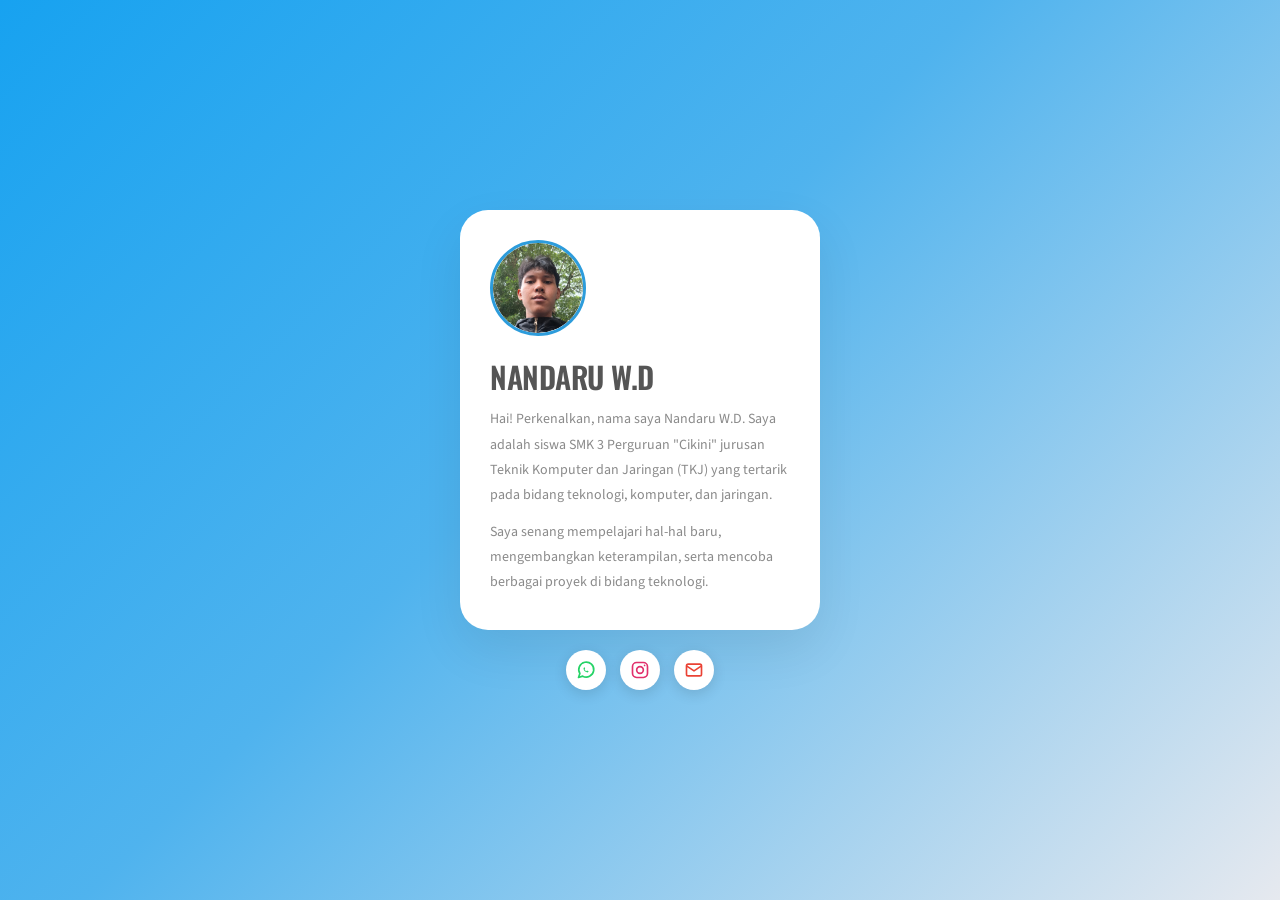
<file: Index.html>
<!DOCTYPE html>
<html lang="id">
<head>
<meta charset="UTF-8">
<meta name="viewport" content="width=device-width, initial-scale=1, viewport-fit=cover">
<title>Nandaru W.D</title>
<link href="https://fonts.googleapis.com/css2?family=Oswald:wght@600&family=Source+Sans+3:wght@400&display=swap" rel="stylesheet">
<style>
:root{
  --bg1:#f6f7f9; --bg2:#e9ecf0; --card:#fff; --name:#555; --text:#8a8a8a; --ring:#2d9cdb; --btn:#fff;
  box-sizing:border-box; padding-top:env(safe-area-inset-top,0px); padding-bottom:env(safe-area-inset-bottom,0px);
}
@media (prefers-color-scheme: dark){
  :root:not([data-theme="light"]){--bg1:#1b1d22;--bg2:#14161a;--card:#24272e;--name:#e6e6e6;--text:#a5a9b0;--btn:#2d3038}
}
:root[data-theme="dark"]{--bg1:#1b1d22;--bg2:#14161a;--card:#24272e;--name:#e6e6e6;--text:#a5a9b0;--btn:#2d3038}
html{scroll-padding-top:env(safe-area-inset-top,0px)}
*{box-sizing:border-box}
body{margin:0;min-height:100vh;display:flex;flex-direction:column;align-items:center;justify-content:center;padding:24px;
  background:linear-gradient(135deg,#17a2f0 0%,#4fb3ee 45%,#e6e9ef 100%);font-family:'Source Sans 3',system-ui,sans-serif}
.card{width:100%;max-width:360px;background:var(--card);border-radius:28px;
  padding:30px 30px 34px;box-shadow:0 20px 50px rgba(0,0,0,.08)}
.avatar{width:96px;height:96px;border-radius:50%;border:3px solid var(--ring);padding:0;overflow:hidden;display:block}
.avatar img{width:100%;height:100%;object-fit:cover;border-radius:50%;display:block}
h1{font-family:'Oswald','Arial Narrow',sans-serif;font-weight:600;font-size:30px;color:var(--name);
  margin:24px 0 14px;letter-spacing:-.5px;text-transform:uppercase;line-height:1.1}
p{color:var(--text);font-size:14px;line-height:1.8;margin:0 0 12px}
p:last-child{margin:0}
.social{display:flex;gap:14px;margin:20px 0 0;justify-content:center}
.social a{width:40px;height:40px;border-radius:50%;background:var(--btn);display:grid;place-items:center;
  box-shadow:0 4px 14px rgba(0,0,0,.12);transition:transform .15s}
.social a:hover{transform:translateY(-3px)}
.social svg{width:20px;height:20px}
</style>
</head>
<body>
<main class="card">
  <div class="avatar">
    <img alt="Foto Nandaru W.D" src="foto.jpeg">
  </div>
  <h1>Nandaru W.D</h1>
  <p>Hai! Perkenalkan, nama saya Nandaru W.D. Saya adalah siswa SMK 3 Perguruan "Cikini" jurusan Teknik Komputer dan Jaringan (TKJ) yang tertarik pada bidang teknologi, komputer, dan jaringan.</p>
  <p>Saya senang mempelajari hal-hal baru, mengembangkan keterampilan, serta mencoba berbagai proyek di bidang teknologi.</p>
</main>

<nav class="social" aria-label="Kontak">
  <a href="https://wa.me/6285110541710" target="_blank" rel="noopener" aria-label="WhatsApp">
    <svg viewBox="0 0 24 24" fill="none" stroke="#25d366" stroke-width="2" stroke-linecap="round" stroke-linejoin="round"><path d="M3 21l1.65-4.8A9 9 0 1 1 8 19.4L3 21z"/><path d="M9 10c0 3 2.5 5 5 5l1.3-1.3-2-1-1 .7c-.8-.4-1.6-1.200-2-2l.7-1-1-2L9 10z" fill="#25d366" stroke="none"/></svg>
  </a>
  <a href="https://www.instagram.com/nandewa17?exln=aDcxOXdmaDBucnl0" target="_blank" rel="noopener" aria-label="Instagram">
    <svg viewBox="0 0 24 24" fill="none" stroke="#e1306c" stroke-width="2"><rect x="3" y="3" width="18" height="18" rx="5"/><circle cx="12" cy="12" r="4"/><circle cx="17.5" cy="6.5" r="1" fill="#e1306c" stroke="none"/></svg>
  </a>
  <a href="mailto:ndaru.dewa1702@gmail.com" aria-label="Email">
    <svg viewBox="0 0 24 24" fill="none" stroke="#ea4335" stroke-width="2" stroke-linejoin="round"><rect x="3" y="5" width="18" height="14" rx="2"/><path d="M3 7l9 6 9-6"/></svg>
  </a>
</nav>
</body>
</html>
</file>
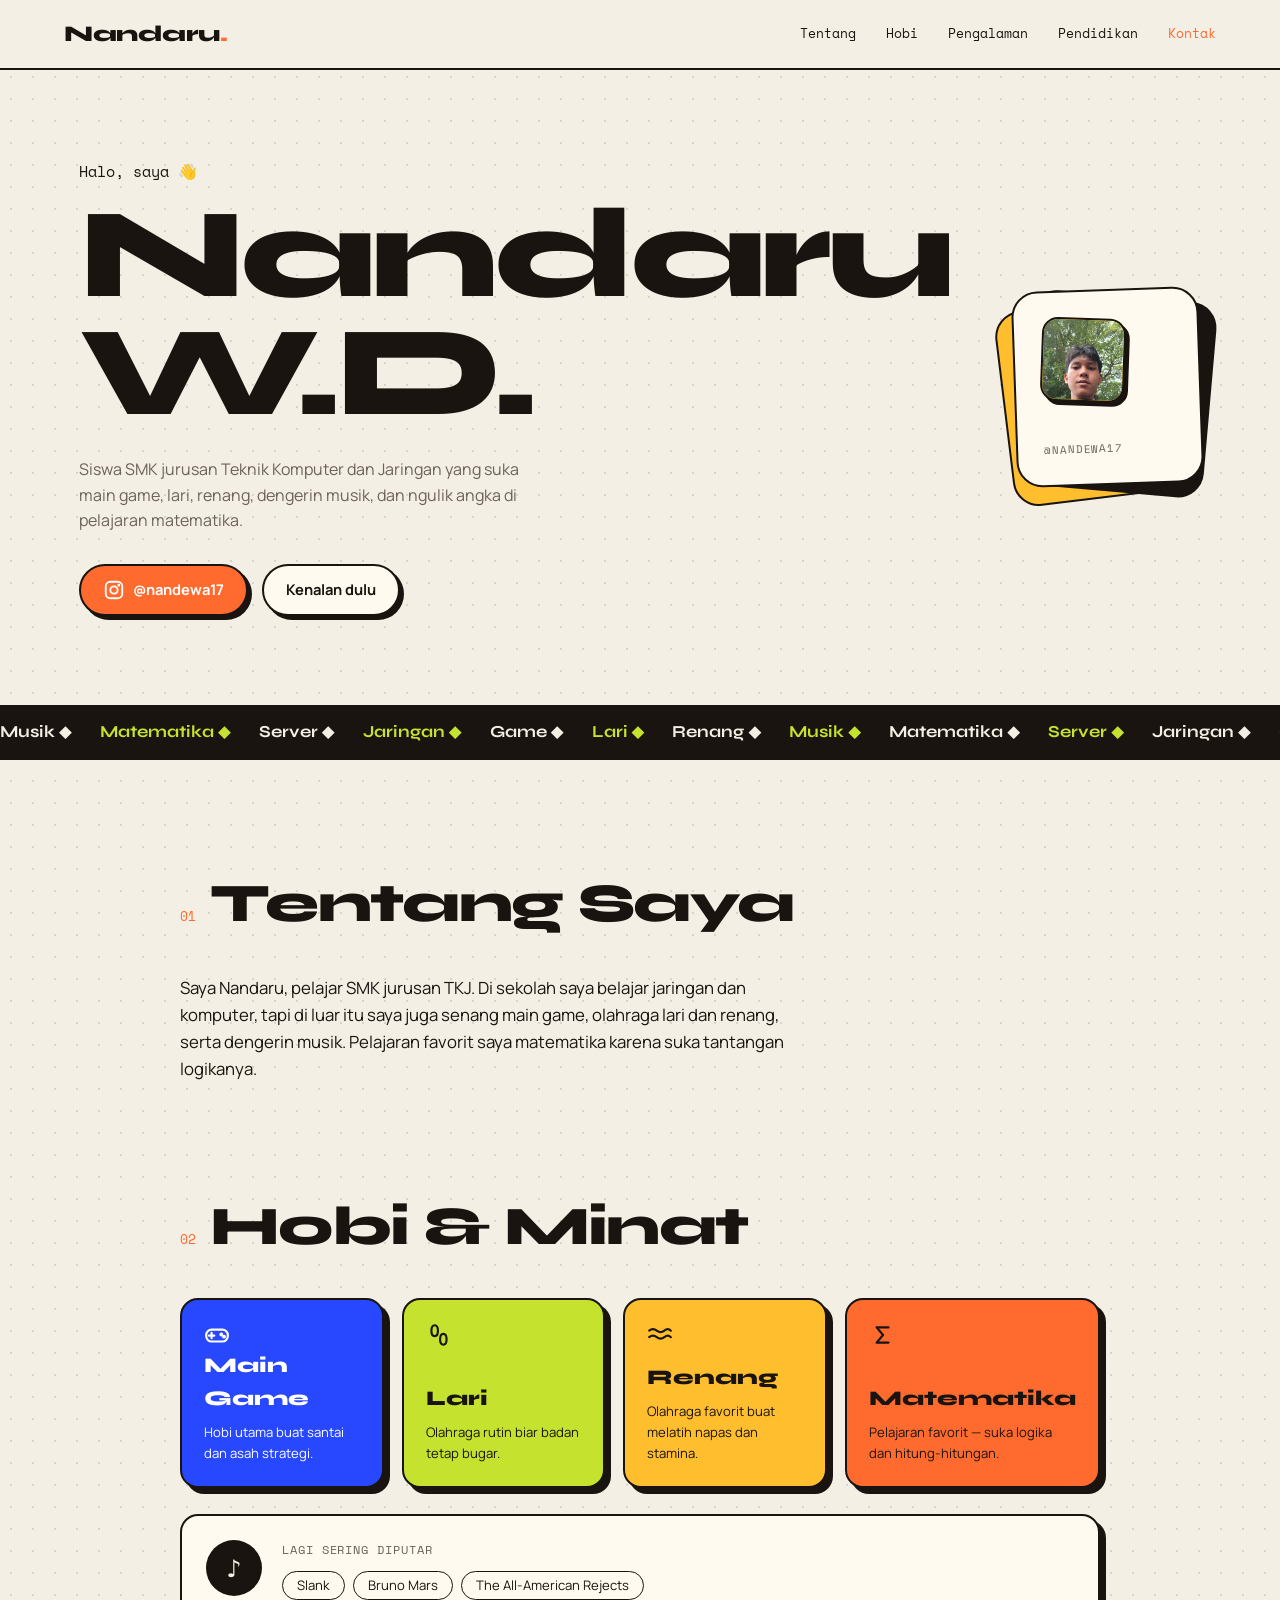
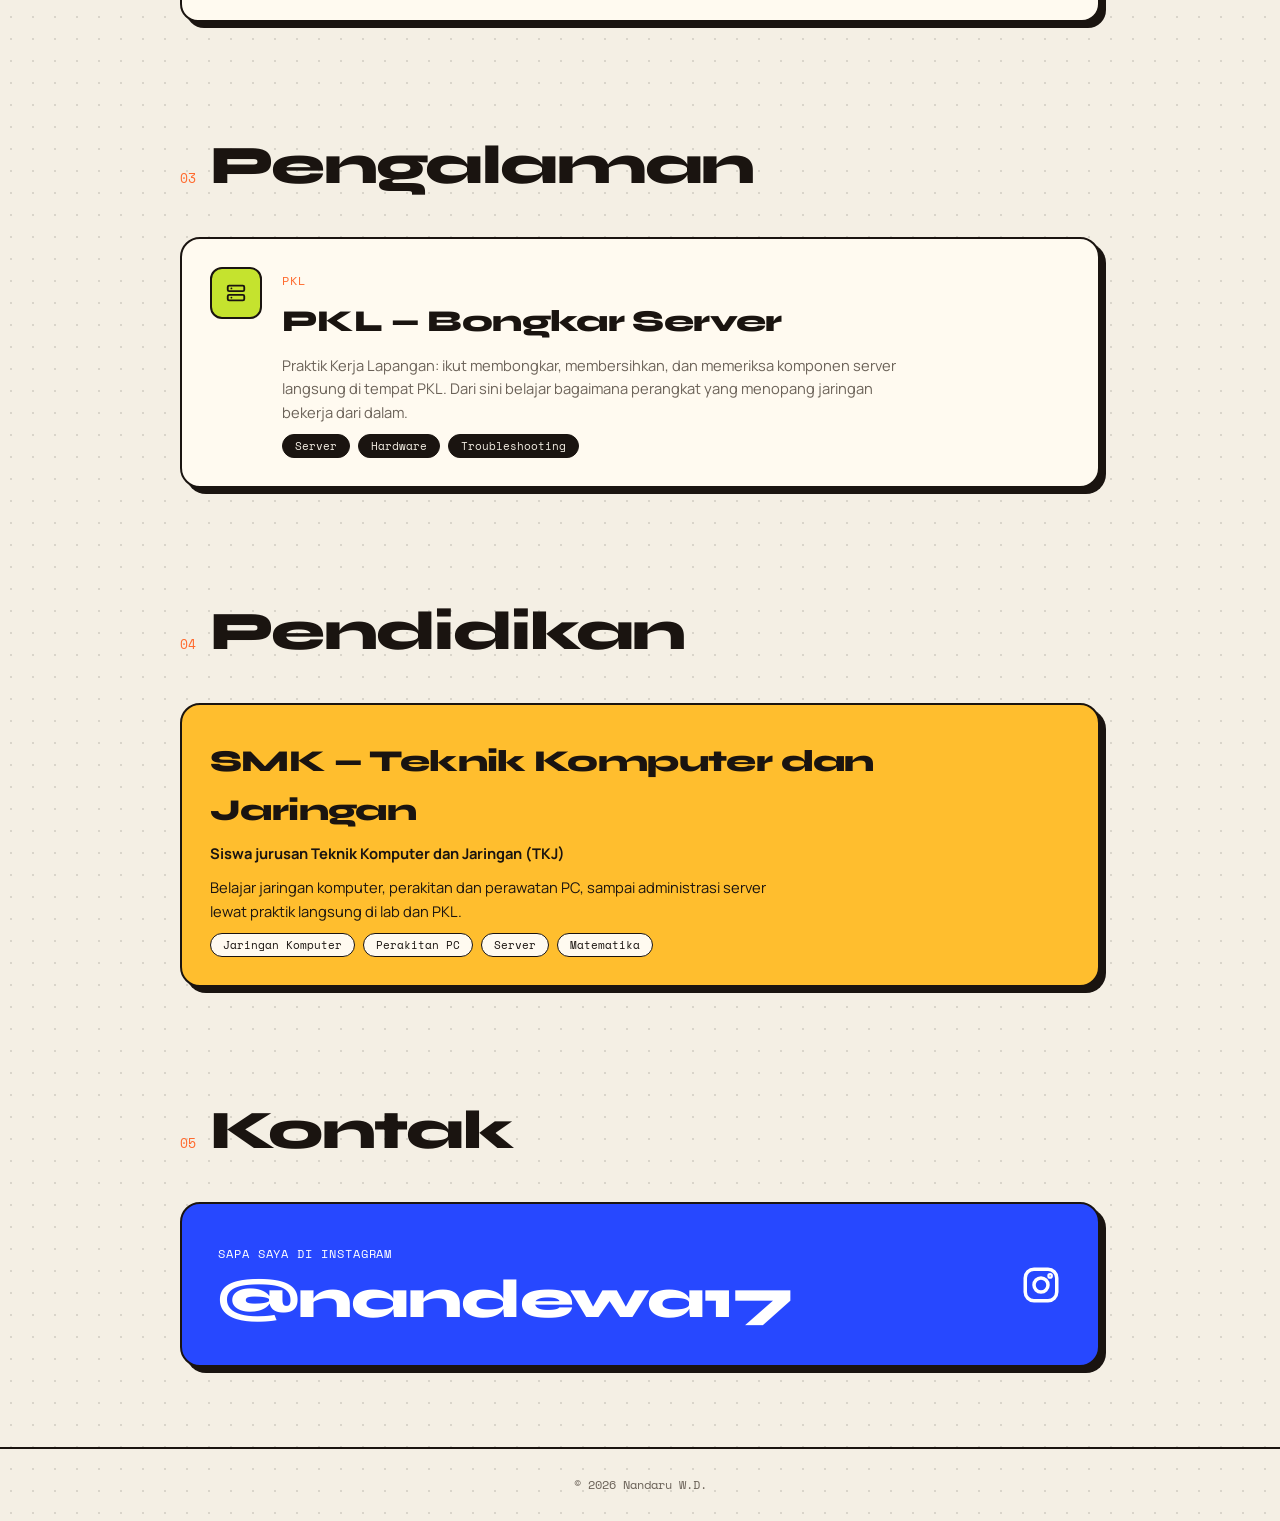
<file: index.html>
<!DOCTYPE html>
<html lang="id">
<head>
  <meta charset="UTF-8">
  <meta name="viewport" content="width=device-width, initial-scale=1">
  <title>Nandaru W.D. — Portofolio</title>
  <meta name="description" content="Portofolio Nandaru W.D., siswa SMK jurusan Teknik Komputer dan Jaringan.">
  <link rel="preconnect" href="https://fonts.googleapis.com">
  <link rel="preconnect" href="https://fonts.gstatic.com" crossorigin>
  <link href="https://fonts.googleapis.com/css2?family=Manrope:wght@400;500;700&family=Space+Mono:wght@400;700&family=Syne:wght@700;800&display=swap" rel="stylesheet">
  <link rel="stylesheet" href="style.css">
</head>
<body>

  <header class="nav">
    <a href="#home" class="logo">Nandaru<span>.</span></a>
    <nav>
      <a href="#tentang">Tentang</a>
      <a href="#hobi">Hobi</a>
      <a href="#pengalaman">Pengalaman</a>
      <a href="#pendidikan">Pendidikan</a>
      <a href="#kontak">Kontak</a>
    </nav>
  </header>

  <main>
    <!-- HERO -->
    <section class="hero" id="home">
      <div class="hero-text">
        <p class="hello">Halo, saya <span class="wave">👋</span></p>
        <h1>Nandaru<br>W.D.</h1>
        <p class="lead">Siswa SMK jurusan Teknik Komputer dan Jaringan yang suka main game, lari, renang, dengerin musik, dan ngulik angka di pelajaran matematika.</p>
        <div class="btns">
          <a class="btn btn-orange" href="https://instagram.com/nandewa17" target="_blank" rel="noopener">
            <svg viewBox="0 0 24 24" class="ico"><rect x="3" y="3" width="18" height="18" rx="5"/><circle cx="12" cy="12" r="4"/><circle cx="17.2" cy="6.8" r=".6"/></svg>
            @nandewa17
          </a>
          <a class="btn btn-light" href="#tentang">Kenalan dulu</a>
        </div>
      </div>

      <div class="profile-wrap">
        <div class="card-back card-back-2"></div>
        <div class="card-back card-back-1"></div>
        <div class="profile-card">
          <div class="card-top">
            <img class="avatar" src="foto.jpeg" alt="Foto Nandaru W.D." onerror="this.style.display='none'">
          </div>
          <span class="mono handle">@nandewa17</span>
        </div>
      </div>
    </section>

    <!-- MARQUEE -->
    <div class="marquee" aria-hidden="true">
      <div class="marquee-track">
        <span>Musik ◆</span><span>Matematika ◆</span><span>Server ◆</span><span>Jaringan ◆</span><span>Game ◆</span><span>Lari ◆</span><span>Renang ◆</span>
        <span>Musik ◆</span><span>Matematika ◆</span><span>Server ◆</span><span>Jaringan ◆</span><span>Game ◆</span><span>Lari ◆</span><span>Renang ◆</span>
      </div>
    </div>

    <!-- TENTANG -->
    <section class="section reveal" id="tentang">
      <h2><span class="num">01</span> Tentang Saya</h2>
      <p class="about">Saya Nandaru, pelajar SMK jurusan TKJ. Di sekolah saya belajar jaringan dan komputer, tapi di luar itu saya juga senang main game, olahraga lari dan renang, serta dengerin musik. Pelajaran favorit saya matematika karena suka tantangan logikanya.</p>
    </section>

    <!-- HOBI -->
    <section class="section reveal" id="hobi">
      <h2><span class="num">02</span> Hobi &amp; Minat</h2>
      <div class="hobby-grid">
        <article class="hobby blue">
          <svg viewBox="0 0 24 24" class="ico"><rect x="2" y="7" width="20" height="11" rx="5"/><path d="M7 10v5M4.5 12.5h5"/><circle cx="16" cy="11.5" r=".8"/><circle cx="18.5" cy="13.5" r=".8"/></svg>
          <h3>Main Game</h3>
          <p>Hobi utama buat santai dan asah strategi.</p>
        </article>
        <article class="hobby lime">
          <svg viewBox="0 0 24 24" class="ico"><path d="M8 3c2 0 3 2 3 5s-1 5-3 5-3-2-3-5 1-5 3-5zM16 11c2 0 3 2 3 5s-1 5-3 5-3-2-3-5 1-5 3-5z"/></svg>
          <h3>Lari</h3>
          <p>Olahraga rutin biar badan tetap bugar.</p>
        </article>
        <article class="hobby yellow">
          <svg viewBox="0 0 24 24" class="ico"><path d="M2 8c2.5-2 4.5-2 7 0s4.5 2 7 0 4-2 6 0M2 14c2.5-2 4.5-2 7 0s4.5 2 7 0 4-2 6 0"/></svg>
          <h3>Renang</h3>
          <p>Olahraga favorit buat melatih napas dan stamina.</p>
        </article>
        <article class="hobby orange">
          <svg viewBox="0 0 24 24" class="ico"><path d="M18 5H7l6 7-6 7h11"/></svg>
          <h3>Matematika</h3>
          <p>Pelajaran favorit — suka logika dan hitung-hitungan.</p>
        </article>
      </div>

      <div class="music-card">
        <div class="music-icon" id="musicIcon">♪</div>
        <div>
          <span class="mono tag">Lagi sering diputar</span>
          <div class="pills">
            <span>Slank</span><span>Bruno Mars</span><span>The All-American Rejects</span>
          </div>
        </div>
      </div>
    </section>

    <!-- PENGALAMAN -->
    <section class="section reveal" id="pengalaman">
      <h2><span class="num">03</span> Pengalaman</h2>
      <article class="exp-card">
        <div class="exp-icon">
          <svg viewBox="0 0 24 24" class="ico"><rect x="3" y="4" width="18" height="6" rx="1.5"/><rect x="3" y="14" width="18" height="6" rx="1.5"/><path d="M7 7h.01M7 17h.01"/></svg>
        </div>
        <div>
          <span class="mono tag orange-text">PKL</span>
          <h3>PKL — Bongkar Server</h3>
          <p>Praktik Kerja Lapangan: ikut membongkar, membersihkan, dan memeriksa komponen server langsung di tempat PKL. Dari sini belajar bagaimana perangkat yang menopang jaringan bekerja dari dalam.</p>
          <div class="chips dark"><span>Server</span><span>Hardware</span><span>Troubleshooting</span></div>
        </div>
      </article>
    </section>

    <!-- PENDIDIKAN -->
    <section class="section reveal" id="pendidikan">
      <h2><span class="num">04</span> Pendidikan</h2>
      <article class="edu-card">
        <h3>SMK — Teknik Komputer dan Jaringan</h3>
        <p class="sub">Siswa jurusan Teknik Komputer dan Jaringan (TKJ)</p>
        <p>Belajar jaringan komputer, perakitan dan perawatan PC, sampai administrasi server lewat praktik langsung di lab dan PKL.</p>
        <div class="chips light"><span>Jaringan Komputer</span><span>Perakitan PC</span><span>Server</span><span>Matematika</span></div>
      </article>
    </section>

    <!-- KONTAK -->
    <section class="section reveal" id="kontak">
      <h2><span class="num">05</span> Kontak</h2>
      <a class="contact-card" href="https://instagram.com/nandewa17" target="_blank" rel="noopener">
        <div>
          <span class="mono">Sapa saya di Instagram</span>
          <strong>@nandewa17</strong>
        </div>
        <svg viewBox="0 0 24 24" class="ico big"><rect x="3" y="3" width="18" height="18" rx="5"/><circle cx="12" cy="12" r="4"/><circle cx="17.2" cy="6.8" r=".6"/></svg>
      </a>
    </section>
  </main>

  <footer>© <span id="year">2026</span> Nandaru W.D.</footer>

  <script src="main.js"></script>
</body>
</html>
</file>
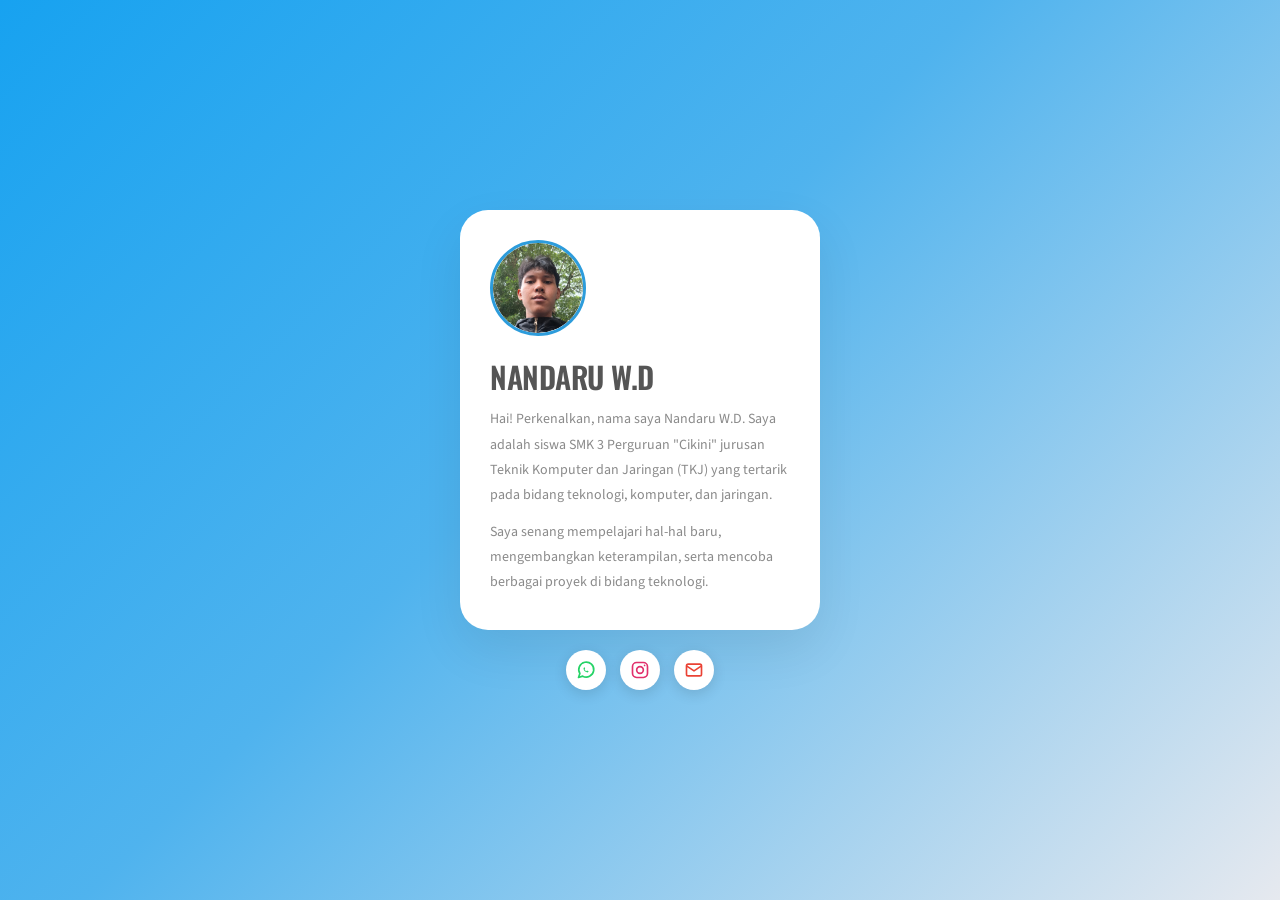
<file: PORTOFOLIO.html>
<!DOCTYPE html>
<html lang="id">
<head>
<meta charset="UTF-8">
<meta name="viewport" content="width=device-width, initial-scale=1, viewport-fit=cover">
<title>Nandaru W.D</title>
<link href="https://fonts.googleapis.com/css2?family=Oswald:wght@600&family=Source+Sans+3:wght@400&display=swap" rel="stylesheet">
<style>
:root{
  --bg1:#f6f7f9; --bg2:#e9ecf0; --card:#fff; --name:#555; --text:#8a8a8a; --ring:#2d9cdb; --btn:#fff;
  box-sizing:border-box; padding-top:env(safe-area-inset-top,0px); padding-bottom:env(safe-area-inset-bottom,0px);
}
@media (prefers-color-scheme: dark){
  :root:not([data-theme="light"]){--bg1:#1b1d22;--bg2:#14161a;--card:#24272e;--name:#e6e6e6;--text:#a5a9b0;--btn:#2d3038}
}
:root[data-theme="dark"]{--bg1:#1b1d22;--bg2:#14161a;--card:#24272e;--name:#e6e6e6;--text:#a5a9b0;--btn:#2d3038}
html{scroll-padding-top:env(safe-area-inset-top,0px)}
*{box-sizing:border-box}
body{margin:0;min-height:100vh;display:flex;flex-direction:column;align-items:center;justify-content:center;padding:24px;
  background:linear-gradient(135deg,#17a2f0 0%,#4fb3ee 45%,#e6e9ef 100%);font-family:'Source Sans 3',system-ui,sans-serif}
.card{width:100%;max-width:360px;background:var(--card);border-radius:28px;
  padding:30px 30px 34px;box-shadow:0 20px 50px rgba(0,0,0,.08)}
.avatar{width:96px;height:96px;border-radius:50%;border:3px solid var(--ring);padding:0;overflow:hidden;display:block}
.avatar img{width:100%;height:100%;object-fit:cover;border-radius:50%;display:block}
h1{font-family:'Oswald','Arial Narrow',sans-serif;font-weight:600;font-size:30px;color:var(--name);
  margin:24px 0 14px;letter-spacing:-.5px;text-transform:uppercase;line-height:1.1}
p{color:var(--text);font-size:14px;line-height:1.8;margin:0 0 12px}
p:last-child{margin:0}
.social{display:flex;gap:14px;margin:20px 0 0;justify-content:center}
.social a{width:40px;height:40px;border-radius:50%;background:var(--btn);display:grid;place-items:center;
  box-shadow:0 4px 14px rgba(0,0,0,.12);transition:transform .15s}
.social a:hover{transform:translateY(-3px)}
.social svg{width:20px;height:20px}
</style>
</head>
<body>
<main class="card">
  <div class="avatar">
    <img alt="Foto Nandaru W.D" src="foto.jpeg">
  </div>
  <h1>Nandaru W.D</h1>
  <p>Hai! Perkenalkan, nama saya Nandaru W.D. Saya adalah siswa SMK 3 Perguruan "Cikini" jurusan Teknik Komputer dan Jaringan (TKJ) yang tertarik pada bidang teknologi, komputer, dan jaringan.</p>
  <p>Saya senang mempelajari hal-hal baru, mengembangkan keterampilan, serta mencoba berbagai proyek di bidang teknologi.</p>
</main>

<nav class="social" aria-label="Kontak">
  <a href="https://wa.me/6285110541710" target="_blank" rel="noopener" aria-label="WhatsApp">
    <svg viewBox="0 0 24 24" fill="none" stroke="#25d366" stroke-width="2" stroke-linecap="round" stroke-linejoin="round"><path d="M3 21l1.65-4.8A9 9 0 1 1 8 19.4L3 21z"/><path d="M9 10c0 3 2.5 5 5 5l1.3-1.3-2-1-1 .7c-.8-.4-1.6-1.200-2-2l.7-1-1-2L9 10z" fill="#25d366" stroke="none"/></svg>
  </a>
  <a href="https://www.instagram.com/nandewa17?exln=aDcxOXdmaDBucnl0" target="_blank" rel="noopener" aria-label="Instagram">
    <svg viewBox="0 0 24 24" fill="none" stroke="#e1306c" stroke-width="2"><rect x="3" y="3" width="18" height="18" rx="5"/><circle cx="12" cy="12" r="4"/><circle cx="17.5" cy="6.5" r="1" fill="#e1306c" stroke="none"/></svg>
  </a>
  <a href="mailto:ndaru.dewa1702@gmail.com" aria-label="Email">
    <svg viewBox="0 0 24 24" fill="none" stroke="#ea4335" stroke-width="2" stroke-linejoin="round"><rect x="3" y="5" width="18" height="14" rx="2"/><path d="M3 7l9 6 9-6"/></svg>
  </a>
</nav>
</body>
</html>
</file>
<file: style.css>
:root{
  --cream:#f4efe4; --paper:#fffaf0; --ink:#1a1410; --muted:#6b6258;
  --blue:#2748ff; --lime:#c5e32e; --yellow:#ffbe2e; --orange:#ff6a2e;
  --border:2.5px solid var(--ink);
  --shadow:6px 6px 0 var(--ink);
  --display:'Syne',system-ui,sans-serif;
  --body:'Manrope',system-ui,sans-serif;
  --mono:'Space Mono',ui-monospace,monospace;
}
*{box-sizing:border-box;margin:0;padding:0}
html{scroll-behavior:smooth;scroll-padding-top:80px}
body{
  font-family:var(--body);color:var(--ink);background-color:var(--cream);
  background-image:radial-gradient(rgba(26,20,16,.12) 1px,transparent 1px);
  background-size:22px 22px;line-height:1.6;overflow-x:hidden;
}
a{color:inherit;text-decoration:none}
ul{list-style:none}
.mono{font-family:var(--mono);font-size:.72rem;letter-spacing:.08em;text-transform:uppercase}
.ico{width:22px;height:22px;fill:none;stroke:currentColor;stroke-width:2;stroke-linecap:round;stroke-linejoin:round}
.ico.big{width:42px;height:42px}

.foto {
  width: 100%;
  height: 300px;
  object-fit: cover;
  object-position: center top;
  border: 3px solid #1a1410;
  border-radius: 15px;
  margin-bottom: 18px;
}

/* NAV */
.nav{
  position:sticky;top:0;z-index:50;display:flex;justify-content:space-between;align-items:center;
  padding:16px clamp(18px,5vw,64px);background:rgba(244,239,228,.92);backdrop-filter:blur(8px);
  border-bottom:var(--border);
}
.logo{font-family:var(--display);font-weight:800;font-size:1.4rem;letter-spacing:-.02em}
.logo span{color:var(--orange)}
.nav nav{display:flex;gap:clamp(12px,2.5vw,30px)}
.nav nav a{font-family:var(--mono);font-size:.82rem;transition:color .2s}
.nav nav a:hover,.nav nav a.active{color:var(--orange)}

/* HERO */
.hero{
  display:grid;grid-template-columns:1.2fr 1fr;gap:clamp(30px,5vw,70px);align-items:center;
  padding:clamp(40px,7vw,90px) clamp(18px,5vw,64px);max-width:1250px;margin:0 auto;
}
.hello{font-family:var(--mono);font-size:.95rem;margin-bottom:12px}
.wave{display:inline-block;transform-origin:70% 70%;animation:wave 2.4s ease-in-out infinite}
@keyframes wave{0%,60%,100%{transform:rotate(0)}10%,30%{transform:rotate(16deg)}20%,40%{transform:rotate(-8deg)}50%{transform:rotate(10deg)}}
h1{font-family:var(--display);font-weight:800;font-size:clamp(3.6rem,10vw,8rem);line-height:.92;letter-spacing:-.04em}
.lead{max-width:470px;margin:26px 0 30px;color:var(--muted)}
.btns{display:flex;gap:14px;flex-wrap:wrap}
.btn{
  display:inline-flex;align-items:center;gap:8px;padding:12px 22px;border:var(--border);border-radius:999px;
  font-weight:700;font-size:.92rem;box-shadow:4px 4px 0 var(--ink);transition:transform .15s,box-shadow .15s;
}
.btn:hover{transform:translate(2px,2px);box-shadow:2px 2px 0 var(--ink)}
.btn-orange{background:var(--orange);color:#fff}
.btn-light{background:var(--paper)}

.profile-wrap{position:relative;max-width:400px;width:100%;justify-self:center;aspect-ratio:1/1.05}
.card-back,.profile-card{position:absolute;inset:0;border:var(--border);border-radius:26px}
.card-back-2{background:var(--yellow);transform:rotate(-7deg) translate(-12px,12px)}
.card-back-1{background:var(--ink);transform:rotate(5deg) translate(10px,6px)}
.profile-card{
  background:var(--paper);padding:26px;display:flex;flex-direction:column;justify-content:space-between;
  transform:rotate(-2deg);transition:transform .3s;
}
.profile-wrap:hover .profile-card{transform:rotate(0)}
.profile-card ul{display:grid;gap:16px;font-weight:700;font-size:clamp(1.1rem,2.4vw,1.45rem)}
.profile-card li span{margin-right:6px}
.tag{color:var(--muted)}
.card-top{display:flex;justify-content:space-between;align-items:flex-start;gap:12px}
.avatar{width:84px;height:84px;object-fit:cover;object-position:center top;border:var(--border);border-radius:16px;box-shadow:4px 4px 0 var(--ink);transform:rotate(4deg);background:var(--yellow)}
.handle{color:var(--muted);font-size:.68rem}

/* MARQUEE */
.marquee{background:var(--ink);color:var(--cream);overflow:hidden;white-space:nowrap;padding:12px 0;border-block:var(--border)}
.marquee-track{display:inline-flex;gap:28px;animation:scroll 28s linear infinite;font-family:var(--display);font-weight:700;font-size:1.05rem}
.marquee-track span:nth-child(even){color:var(--lime)}
@keyframes scroll{to{transform:translateX(-50%)}}

/* SECTIONS */
.section{max-width:1000px;margin:0 auto;padding:clamp(50px,8vw,100px) clamp(18px,5vw,40px) 0}
h2{font-family:var(--display);font-weight:800;font-size:clamp(2rem,5.5vw,3.4rem);letter-spacing:-.03em;margin-bottom:28px;display:flex;align-items:baseline;gap:14px}
.num{font-family:var(--mono);font-weight:400;font-size:.8rem;color:var(--orange);letter-spacing:0}
.about{max-width:640px;font-size:1.05rem}

.hobby-grid{display:grid;grid-template-columns:repeat(4,1fr);gap:18px}
.hobby{border:var(--border);border-radius:18px;padding:22px;box-shadow:var(--shadow);min-height:190px;display:flex;flex-direction:column;justify-content:flex-end;transition:transform .2s}
.hobby:hover{transform:translateY(-6px) rotate(-1deg)}
.hobby .ico{margin-bottom:auto;width:26px;height:26px}
.hobby h3{font-family:var(--display);font-size:1.3rem;font-weight:800}
.hobby p{font-size:.82rem;margin-top:6px}
.blue{background:var(--blue);color:#fff}
.lime{background:var(--lime)}
.yellow{background:var(--yellow)}
.orange{background:var(--orange)}

.music-card{margin-top:26px;display:flex;align-items:center;gap:20px;background:var(--paper);border:var(--border);border-radius:18px;padding:20px 24px;box-shadow:var(--shadow)}
.music-icon{flex:none;width:56px;height:56px;border-radius:50%;background:var(--ink);color:var(--cream);display:grid;place-items:center;font-size:1.5rem;transition:transform .4s}
.music-icon.spin{transform:rotate(360deg) scale(1.1)}
.pills,.chips{display:flex;flex-wrap:wrap;gap:8px;margin-top:10px}
.pills span,.chips span{border:1.5px solid var(--ink);border-radius:999px;padding:3px 14px;font-size:.82rem}
.chips span{font-family:var(--mono);font-size:.7rem;padding:2px 12px}
.chips.dark span{background:var(--ink);color:var(--cream)}
.chips.light span{background:var(--paper)}

.exp-card,.edu-card{border:var(--border);border-radius:20px;padding:28px;box-shadow:var(--shadow)}
.exp-card{background:var(--paper);display:flex;gap:20px;align-items:flex-start}
.exp-icon{flex:none;width:52px;height:52px;border-radius:12px;background:var(--lime);border:var(--border);display:grid;place-items:center}
.orange-text{color:var(--orange)}
.exp-card h3,.edu-card h3{font-family:var(--display);font-weight:800;font-size:clamp(1.4rem,3vw,1.9rem);letter-spacing:-.02em;margin:4px 0 8px}
.exp-card p{color:var(--muted);font-size:.92rem;max-width:620px}
.edu-card{background:var(--yellow)}
.edu-card .sub{font-weight:700;margin-bottom:10px}
.edu-card p{max-width:560px;font-size:.92rem}

.contact-card{display:flex;justify-content:space-between;align-items:center;gap:20px;background:var(--blue);color:#fff;border:var(--border);border-radius:20px;padding:clamp(22px,4vw,36px);box-shadow:var(--shadow);transition:transform .2s,box-shadow .2s}
.contact-card:hover{transform:translate(3px,3px);box-shadow:3px 3px 0 var(--ink)}
.contact-card strong{display:block;font-family:var(--display);font-weight:800;font-size:clamp(1.8rem,6vw,3.4rem);letter-spacing:-.02em;line-height:1.1;margin-top:4px;word-break:break-all}

footer{margin-top:80px;border-top:var(--border);text-align:center;padding:26px;font-family:var(--mono);font-size:.78rem;color:var(--muted)}

/* REVEAL */
.reveal{opacity:0;transform:translateY(28px);transition:opacity .7s ease,transform .7s ease}
.reveal.in{opacity:1;transform:none}

/* RESPONSIVE */
@media(max-width:900px){
  .hero{grid-template-columns:1fr}
  .hobby-grid{grid-template-columns:repeat(2,1fr)}
}
@media(max-width:600px){
  .nav{flex-direction:column;gap:8px;padding:12px 16px}
  .nav nav{width:100%;justify-content:space-between;overflow-x:auto}
  .nav nav a{font-size:.72rem}
  .exp-card{flex-direction:column}
  .music-card{flex-direction:column;align-items:flex-start}
  .hobby{min-height:160px}
}
@media(prefers-reduced-motion:reduce){
  *{animation:none!important;transition:none!important}
  .reveal{opacity:1;transform:none}
}
</file>
